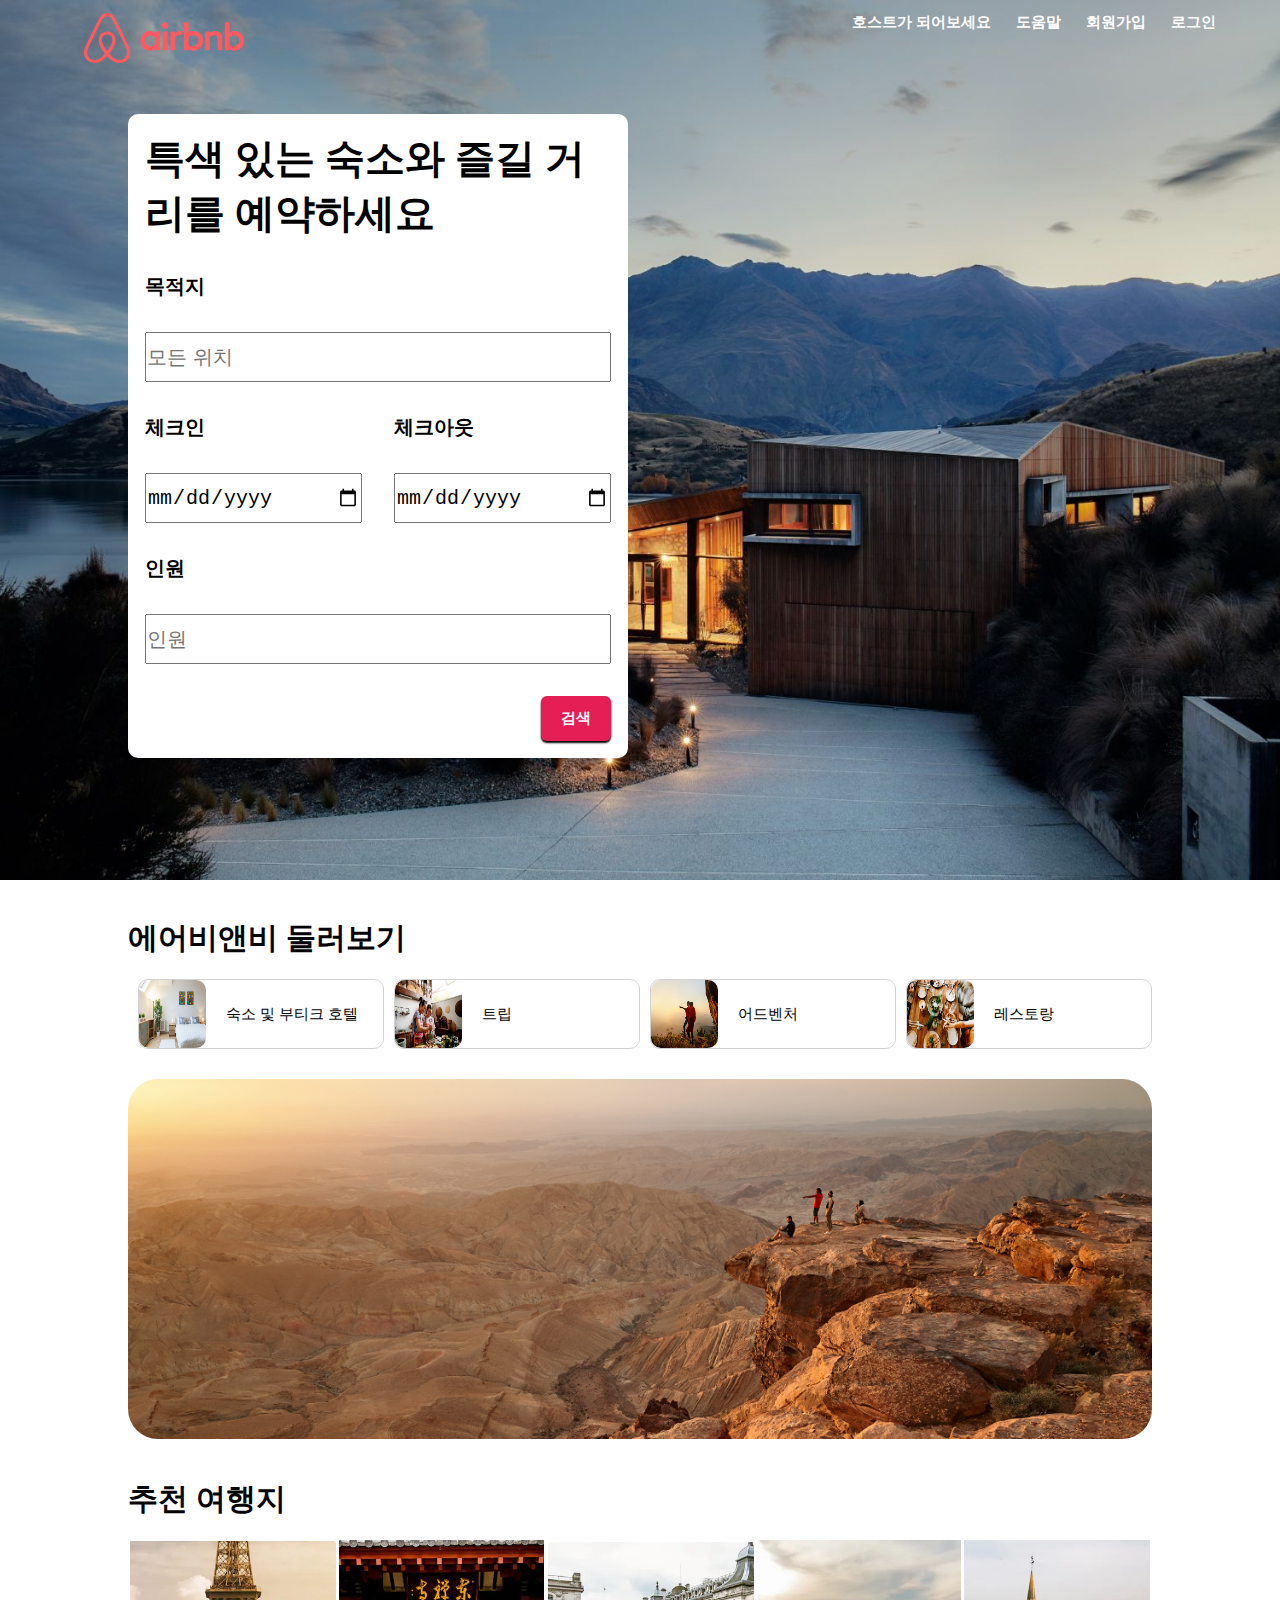
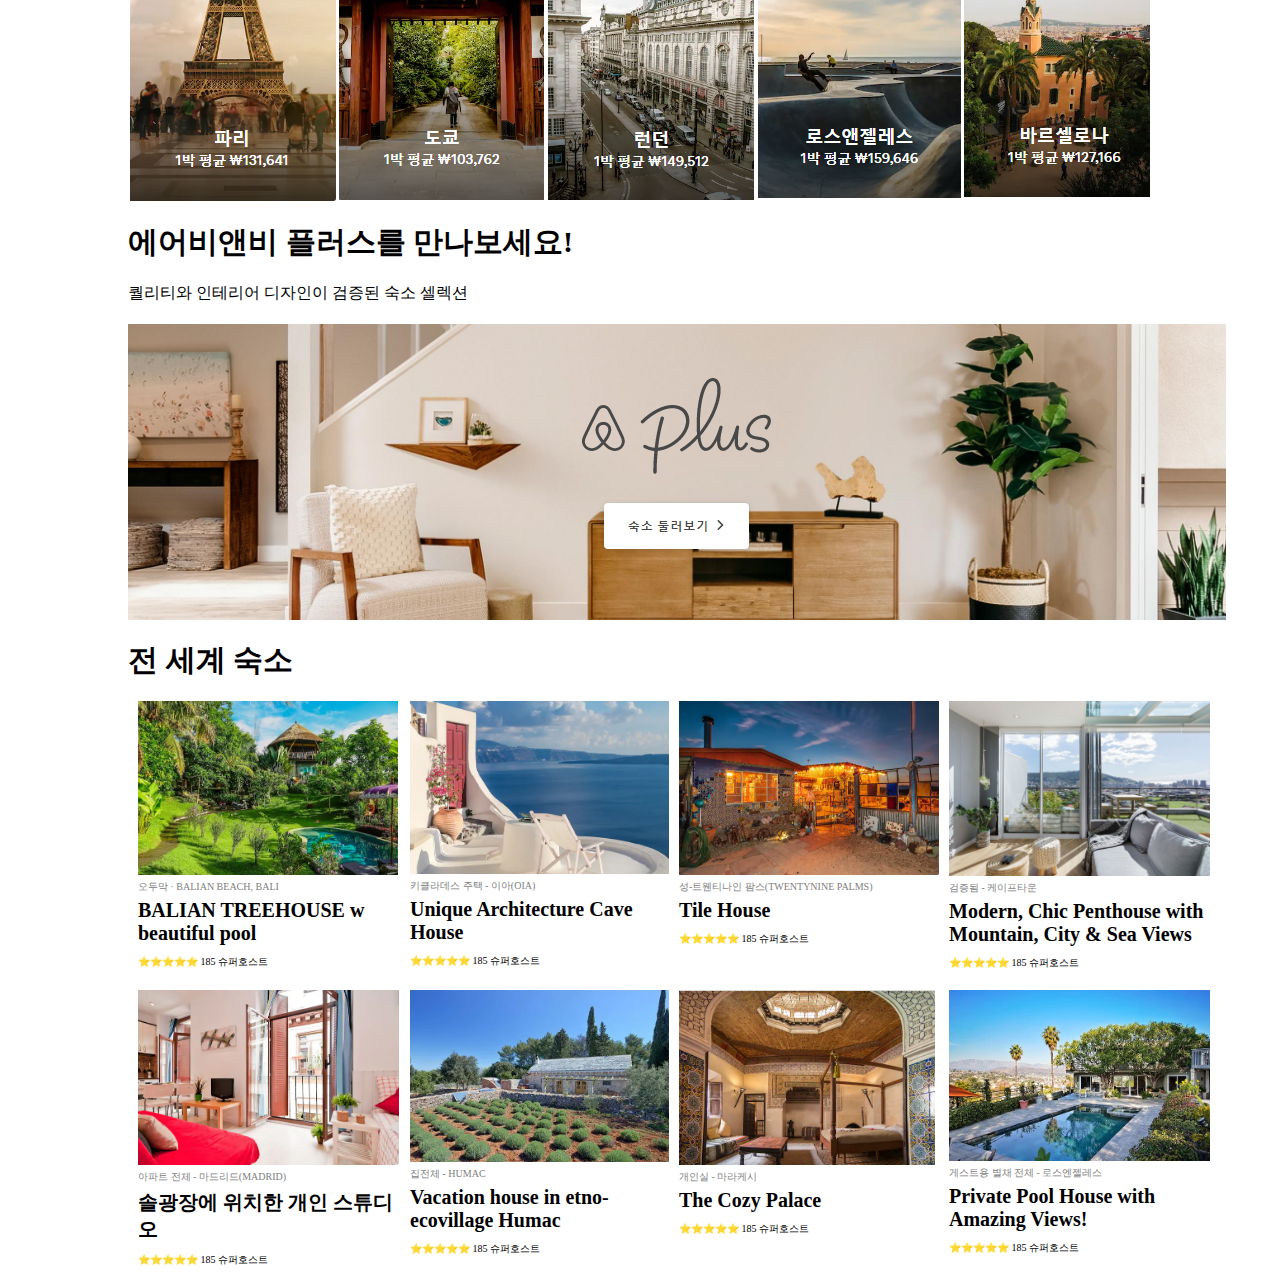
<file: index.html>
<html>

<head>
    <link rel="stylesheet" href="css/style.css">
    <title>에어비앤비</title>
</head>

<body>
    <header>
        <nav>
            <div class="nav__logo"><svg xmlns="http://www.w3.org/2000/svg" width="200" height="50"
                    viewBox="329.775 439.999 320.426 100.002">
                    <path
                        d="M498.65 465.125c0 3.604-2.904 6.506-6.508 6.506s-6.506-2.902-6.506-6.506 2.803-6.506 6.506-6.506c3.706.1 6.508 3.003 6.508 6.506zm-26.828 13.114v1.602s-3.102-4.006-9.709-4.006c-10.91 0-19.42 8.309-19.42 19.82 0 11.412 8.41 19.82 19.42 19.82 6.707 0 9.709-4.104 9.709-4.104v1.701c0 .801.602 1.4 1.402 1.4h8.107v-37.639h-8.107c-.8.003-1.402.705-1.402 1.406zm0 24.123c-1.5 2.203-4.504 4.105-8.107 4.105-6.406 0-11.312-4.004-11.312-10.812 0-6.807 4.906-10.811 11.312-10.811 3.504 0 6.707 2.002 8.107 4.104v13.414zm15.516-25.526h9.609v37.639h-9.609v-37.639zm143.545-1.002c-6.607 0-9.711 4.006-9.711 4.006v-21.121h-9.609v55.756h8.109c.801 0 1.4-.701 1.4-1.402v-1.701s3.104 4.104 9.709 4.104c10.912 0 19.42-8.406 19.42-19.818s-8.508-19.824-19.318-19.824zm-1.602 30.532c-3.705 0-6.607-1.9-8.109-4.104v-13.414c1.502-2.002 4.705-4.104 8.109-4.104 6.406 0 11.311 4.004 11.311 10.811s-4.904 10.811-11.311 10.811zm-22.722-14.213v22.422h-9.611v-21.322c0-6.205-2.002-8.709-7.404-8.709-2.902 0-5.906 1.502-7.811 3.705v26.227h-9.607v-37.639h7.605c.801 0 1.402.701 1.402 1.402v1.602c2.803-2.904 6.506-4.006 10.209-4.006 4.205 0 7.709 1.203 10.512 3.605 3.402 2.803 4.705 6.406 4.705 12.713zm-57.76-16.319c-6.605 0-9.709 4.006-9.709 4.006v-21.121h-9.609v55.756h8.107c.801 0 1.402-.701 1.402-1.402v-1.701s3.104 4.104 9.709 4.104c10.912 0 19.42-8.406 19.42-19.818.1-11.413-8.408-19.824-19.32-19.824zm-1.602 30.532c-3.703 0-6.605-1.9-8.107-4.104v-13.414c1.502-2.002 4.705-4.104 8.107-4.104 6.408 0 11.312 4.004 11.312 10.811s-4.904 10.811-11.312 10.811zm-26.025-30.532c2.902 0 4.404.502 4.404.502v8.908s-8.008-2.703-13.012 3.004v26.326h-9.611v-37.738h8.109c.801 0 1.4.701 1.4 1.402v1.602c1.804-2.103 5.708-4.006 8.71-4.006zm-99.799 35.237c-.5-1.201-1.001-2.502-1.501-3.604-.802-1.801-1.603-3.504-2.302-5.105l-.1-.1c-6.908-15.016-14.314-30.23-22.123-45.244l-.3-.602a196.953 196.953 0 0 1-2.401-4.705c-1.002-1.803-2.002-3.703-3.604-5.506-3.203-4.004-7.808-6.207-12.712-6.207-5.006 0-9.51 2.203-12.812 6.006-1.502 1.801-2.604 3.703-3.604 5.506a217.271 217.271 0 0 1-2.401 4.705l-.301.602c-7.708 15.014-15.215 30.229-22.122 45.244l-.101.199c-.7 1.604-1.502 3.305-2.303 5.105-.5 1.102-1 2.303-1.5 3.604-1.302 3.703-1.703 7.207-1.201 10.812 1.101 7.508 6.105 13.812 13.013 16.617 2.603 1.102 5.306 1.602 8.108 1.602.801 0 1.801-.1 2.603-.201 3.304-.4 6.707-1.5 10.011-3.402 4.104-2.303 8.008-5.605 12.412-10.41 4.404 4.805 8.408 8.107 12.412 10.41 3.305 1.902 6.707 3.002 10.01 3.402.801.102 1.803.201 2.604.201 2.803 0 5.605-.5 8.107-1.602 7.008-2.805 11.912-9.209 13.014-16.617.795-3.503.395-7.005-.906-10.71zm-45.144 5.205c-5.406-6.807-8.91-13.213-10.11-18.617-.5-2.303-.601-4.305-.3-6.107.199-1.602.801-3.004 1.602-4.205 1.902-2.701 5.105-4.404 8.809-4.404 3.705 0 7.008 1.602 8.81 4.404.801 1.201 1.401 2.604 1.603 4.205.299 1.803.199 3.904-.301 6.107-1.205 5.304-4.709 11.711-10.113 18.617zm39.938 4.705c-.7 5.205-4.204 9.711-9.108 11.713-2.402 1-5.006 1.301-7.607 1-2.502-.301-5.006-1.102-7.607-2.602-3.604-2.004-7.207-5.105-11.412-9.711 6.606-8.107 10.61-15.516 12.112-22.121.701-3.104.802-5.906.5-8.51-.399-2.502-1.301-4.805-2.702-6.807-3.105-4.506-8.311-7.107-14.115-7.107s-11.01 2.703-14.113 7.107c-1.401 2.002-2.303 4.305-2.703 6.807-.4 2.604-.301 5.506.5 8.51 1.501 6.605 5.605 14.113 12.111 22.221-4.104 4.605-7.808 7.709-11.412 9.711-2.603 1.502-5.104 2.303-7.606 2.602-2.702.301-5.306-.1-7.608-1-4.904-2.002-8.408-6.508-9.108-11.713-.3-2.502-.101-5.004.901-7.807.299-1.002.801-2.002 1.301-3.203.701-1.602 1.5-3.305 2.302-5.006l.101-.199c6.906-14.916 14.313-30.131 22.021-44.945l.3-.602c.802-1.5 1.603-3.102 2.403-4.604.801-1.602 1.701-3.104 2.803-4.406 2.102-2.4 4.904-3.703 8.008-3.703s5.906 1.303 8.008 3.703c1.102 1.305 2.002 2.807 2.803 4.406.802 1.502 1.603 3.104 2.402 4.604l.301.602a1325.424 1325.424 0 0 1 21.922 45.045v.1c.802 1.604 1.502 3.404 2.303 5.008.5 1.199 1.001 2.199 1.301 3.201.799 2.6 1.099 5.104.698 7.706z"
                        fill="#ff5a5f" /></svg></div>
            <div class="nav__menu">
                <ul>
                    <li>호스트가 되어보세요</li>
                    <li>도움말</li>
                    <li>회원가입</li>
                    <li>로그인</li>
                </ul>
            </div>
        </nav>
        <section>
            <div class="search-form">
                <table border="1" height="600px">
                    <tr>
                        <td colspan="2">
                            <h1>특색 있는 숙소와 즐길 거리를 예약하세요</h1>
                        </td>
                    </tr>

                    <tr>
                        <td colspan="2">목적지</td>
                    </tr>
                    <tr>
                        <td colspan="2"><input type="text" name="username" placeholder="모든 위치" required
                                style="width: 100%; height: 50; font-size: 20px;"> </td>

                    </tr>
                    <tr>
                        <td width="50%">체크인</td>
                        <td width="50%">체크아웃</td>
                    </tr>
                    <tr>
                        <td><input type="date" name="date" width="90%"
                                style="width: 100%; height: 50; font-size: 20px;" /></td>
                        <td><input type="date" name="date" style="width: 100%; height: 50; font-size: 20px;" /></td>
                    </tr>
                    <tr>
                        <td>인원</td>
                    </tr>
                    <tr>
                        <td colspan="2"><input type="text" name="username" placeholder="인원" required
                                style="width: 100%; height: 50; font-size: 20px;"></td>
                    </tr>
                    <tr>
                        <td colspan="2" align="right" cellp><button class="btn_1">검색</button></td>
                    </tr>
                </table>
            </div>
        </section>
    </header>
    <main>
        <!-- 첫번째 섹션 -->
        <section>
            <div class="l-title">에어비앤비 둘러보기</div>
            <div class="first-sec mt20">
                <div class="sec1-main">
                    <div class="sec1-img"><img src="images/card1.jpg" width="100%" height="100%"></div>
                    <span class="sec1-text">숙소 및 부티크 호텔</span>
                </div>
                <div class="sec1-main">
                    <div class="sec1-img"><img src="images/card2.jpg" width="100%" height="100%"></div>
                    <div class="sec1-text">트립</div>
                </div>
                <div class="sec1-main">
                    <div class="sec1-img"><img src="images/card3.jpg" width="100%" height="100%"></div>
                    <div class="sec1-text">어드벤처</div>
                </div>
                <div class="sec1-main">
                    <div class="sec1-img"><img src="images/card4.jpg" width="100%" height="100%"></div>
                    <div class="sec1-text">레스토랑</div>
                </div>
            </div>
        </section>

        <!-- 두번째 섹션 -->
        <section>
            <div class="sec2-img"><img src="images/ad1.jpg" width="100%" height="40%"></div>
        </section>

        <!-- 세번째 섹션 -->
        <section>
            <div class="l-title">추천 여행지</div>
            <div class="sec3-img mt20">
                <div><img src="images/choo1.png" /></div>
                <div><img src="images/choo2.png" /></div>
                <div><img src="images/choo3.png" /></div>
                <div><img src="images/choo4.png" /></div>
                <div><img src="images/choo5.png" /></div>

            </div>
        </section>

        <!-- 네번째 섹션 -->
        <section>
            <div class="l-title mt20">에어비앤비 플러스를 만나보세요!</div>
            <div class="s-title mt20">퀄리티와 인테리어 디자인이 검증된 숙소 셀렉션</div>
            <div class="mt20"><img src="images/ad2.png" /></div>
        </section>

        <!-- 다섯번째 섹션 -->
        <section>
            <div class="l-title mt20 mb20">전 세계 숙소</div>
            <!-- 그리드 레이아웃 쓰기 -->
            <div class="home-box">
                <!-- home1 -->
                <div class="home-item">
                    <div><img src="images/home1.png"></div>
                    <div class="xs-title">오두막 · BALIAN BEACH, BALI</div>
                    <div class="m-title">
                        BALIAN TREEHOUSE w beautiful pool
                    </div>
                    <div class="star-point">
                        <span>⭐⭐⭐⭐⭐</span>
                        <span>185</span>
                        <span>슈퍼호스트</span>
                    </div>
                </div>
                <!-- home2 -->
                <div class="home-item">
                    <div><img src="images/home2.png"></div>
                    <div class="xs-title">키클라데스 주택 - 이아(OIA)</div>
                    <div class="m-title">
                        Unique Architecture Cave House
                    </div>
                    <div class="star-point">
                        <span>⭐⭐⭐⭐⭐</span>
                        <span>185</span>
                        <span>슈퍼호스트</span>
                    </div>
                </div>
                <!-- home3 -->
                <div class="home-item">
                    <div><img src="images/home3.png"></div>
                    <div class="xs-title">성-트웬티나인 팜스(TWENTYNINE PALMS)</div>
                    <div class="m-title">
                        Tile House
                    </div>
                    <div class="star-point">
                        <span>⭐⭐⭐⭐⭐</span>
                        <span>185</span>
                        <span>슈퍼호스트</span>
                    </div>
                </div>
                <!-- home4 -->
                <div class="home-item">
                    <div><img src="images/home4.png"></div>
                    <div class="xs-title">검증됨 - 케이프타운</div>
                    <div class="m-title">
                        Modern, Chic Penthouse with Mountain, City & Sea Views
                    </div>
                    <div class="star-point">
                        <span>⭐⭐⭐⭐⭐</span>
                        <span>185</span>
                        <span>슈퍼호스트</span>
                    </div>
                </div>
                <!-- home5 -->
                <div class="home-item">
                    <div><img src="images/home5.png"></div>
                    <div class="xs-title">아파트 전체 - 마드리드(MADRID)</div>
                    <div class="m-title">
                        솔광장에 위치한 개인 스튜디오
                    </div>
                    <div class="star-point">
                        <span>⭐⭐⭐⭐⭐</span>
                        <span>185</span>
                        <span>슈퍼호스트</span>
                    </div>
                </div>
                <!-- home6 -->
                <div class="home-item">
                    <div><img src="images/home6.png"></div>
                    <div class="xs-title">집전체 - HUMAC</div>
                    <div class="m-title">
                        Vacation house in etno-ecovillage Humac
                    </div>
                    <div class="star-point">
                        <span>⭐⭐⭐⭐⭐</span>
                        <span>185</span>
                        <span>슈퍼호스트</span>
                    </div>
                </div>
                <!-- home7 -->
                <div class="home-item">
                    <div><img src="images/home7.png"></div>
                    <div class="xs-title">개인실 - 마라케시</div>
                    <div class="m-title">
                        The Cozy Palace
                    </div>
                    <div class="star-point">
                        <span>⭐⭐⭐⭐⭐</span>
                        <span>185</span>
                        <span>슈퍼호스트</span>
                    </div>
                </div>
                <!-- home8 -->
                <div class="home-item">
                    <div><img src="images/home8.png"></div>
                    <div class="xs-title">게스트용 별채 전체 - 로스엔젤레스</div>
                    <div class="m-title">
                        Private Pool House with Amazing Views!
                    </div>
                    <div class="star-point">
                        <span>⭐⭐⭐⭐⭐</span>
                        <span>185</span>
                        <span>슈퍼호스트</span>
                    </div>
                </div>
            </div>
        </section>
    </main>

</body>

</html>
</file>
<file: css/style.css>
*{
    padding: 0px;
    margin: 0px;
    box-sizing: border-box;
}

header{
    background-image: url('../images/background.jpg');
    background-size:100% 100%;
    height:880px;
}

nav{
    display: flex;
    justify-content: space-around;
    width: 100%;
    height: 50px;
    
   
}


.nav__logo{
    
    width: 30%;
    height: 100px;
    margin-top: 1%;
    margin-left: 5%;
}

ul{
    display: flex;
    justify-content: flex-end;
}

li{
    margin-left: 25px;
    list-style-type: none; /*● 없애기 ■은 square*/
    font-size: 15px;
    font-weight: 800;
    color: white;

}

.nav__menu{
    width: 70%;
    margin-top: 1%;
    margin-right: 5%;
}

.search-form{
    margin-left: 10%;
    margin-top: 5%;
    
}

table{
    border-radius: 10px;
    background-color: white;
    border: none;
    width: 500px;
}
th,td {
    font-size: 20px;
    font-weight: 900;
    border: none;
    padding:15px;
}

.btn_1{
    background-color: #E51E56;
                border: 0;
                color: white;
                cursor: pointer; /* 마우스 커서 올렸을때 효과*/
                font-size: 15px;
                font-weight: 700;
                border-radius: 6px; /* 버튼 외부 곡선표현*/
                outline: 0; /*클릭시 바깥라인 안생기게*/
                height: 45px;
                width: 70px;
                box-shadow: 0 2px 2px 0 black; /* 버튼그림자 12시 3시 6시 9시방향 값 설정*/
}

main{
    margin-left: 10%;
    margin-right: 10%;
    margin-top: 3%;
}

.first-sec{
    display: flex;
    justify-content: space-around;
    height: 100px;
}

.l-title{
    font-size: 30px;
    font-weight: 900;
}

.sec1-main{
    border: 1px solid rgb(210, 210, 210);
    border-radius: 10px;
    width: 25%;
    height: 70px;
    display: flex;
    justify-content: space-around;
    margin-left: 1%;
}
   
.sec1-img{width: 30%;}

.sec1-img img{
    border-radius: 10px;
}
.sec1-text{
    width: 70%;
    margin-left: 20px;
    display: flex;
    justify-content: flex-start;
    align-items: center;
    font-size: 15px;
    font-weight: 300;
}

.sec2-img img{
    border-radius: 30px;
    margin-bottom: 40px;
}

.sec3-img{
    display: flex;
    justify-content: space-around;
}

.mt20{
    margin-top: 20px;
}

.mb20{
    margin-bottom: 20px;
}

.home-box{
    display: grid;
                grid-template-columns: 1fr 1fr 1fr 1fr; /*비율이 1:1:1:1*/
                grid-gap: 10px;
                margin: 0 10px;
}

.xs-title{
    margin-top: 5px;
    margin-bottom: 5px;
    font-size: 10px;
    color: gray;
}

.m-title{
    font-size: 20px;
    font-weight: 700;
}

.star-point{
    margin-top: 10px;
    margin-bottom: 10px;
    font-size: 10px;
    
}
</file>
